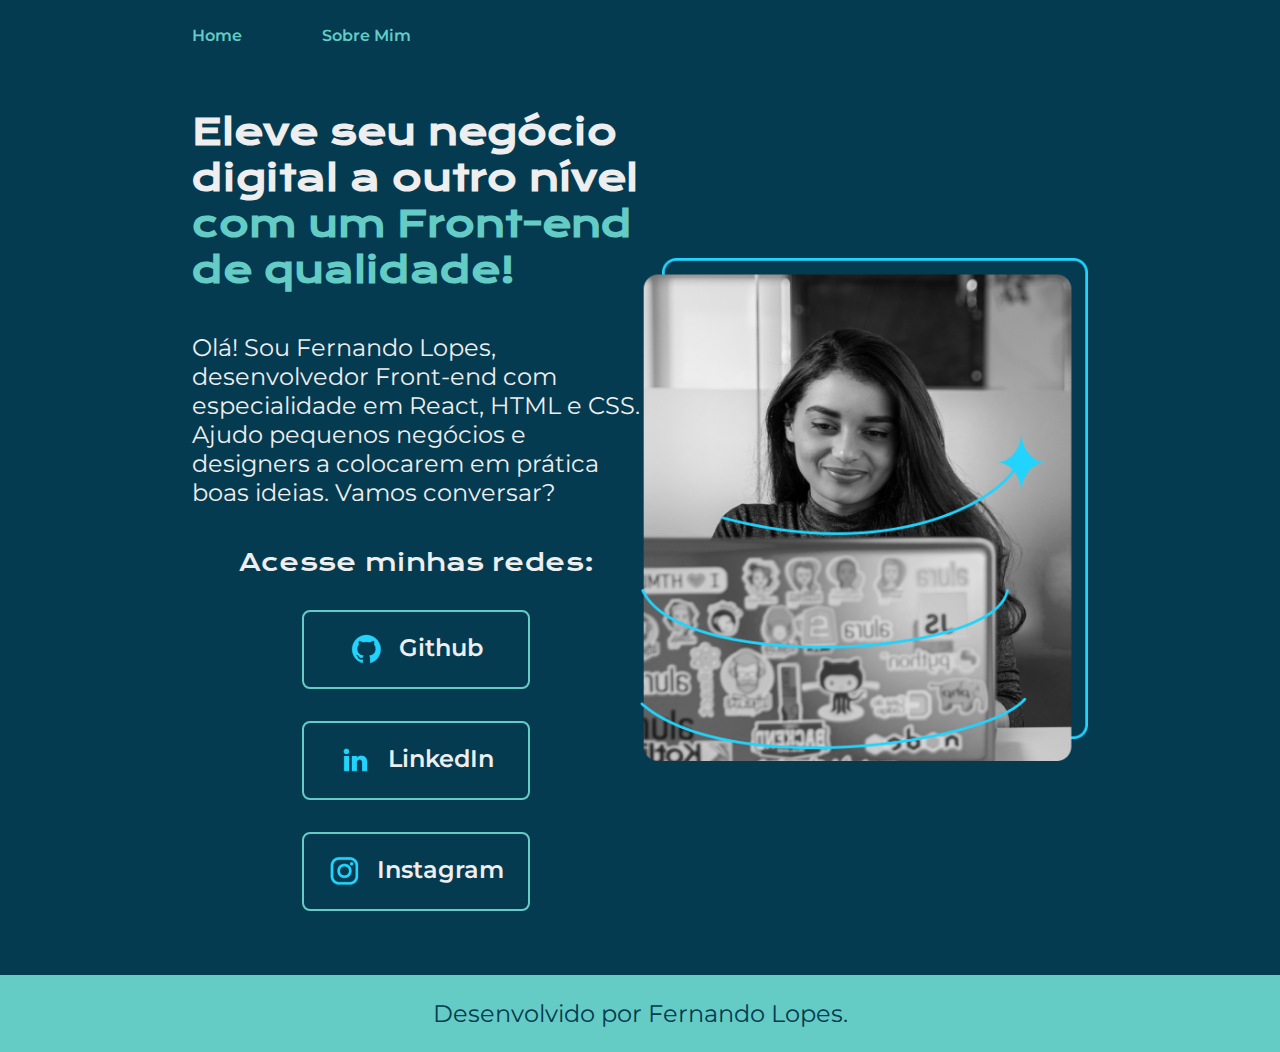
<file: index.html>
<!DOCTYPE html>
<html lang="pt-br">
<head>
    <meta charset="UTF-8">
    <meta name="viewport" content="width=device-width, initial-scale=1.0">
    <title>Portifólio</title>
    <link rel="stylesheet" href="./styles/style.css">
</head>
<body>
    <header class="cabecalho">
        <nav class="cabecalho__menu">
            <a class="cabecalho__menu__link" href="index.html">Home</a>
            <a class="cabecalho__menu__link" href="about.html">Sobre Mim</a>
        </nav>
    </header>
    <main class="apresentacao">
        <section class="apresentacao__conteudo">
            <h1 class="apresentacao__conteudo__titulo">Eleve seu negócio digital a outro nível <strong class="titulo-destaque">com um Front-end de qualidade!</strong></h1>
            <p class="apresentacao__conteudo__texto">Olá! Sou Fernando Lopes, desenvolvedor Front-end com especialidade em React, HTML e CSS. Ajudo pequenos negócios e designers a colocarem em prática boas ideias. Vamos conversar?</p>
            <div class="apresentacao__links">
                <h2 class="aprezentacao__links__subtitulo">Acesse minhas redes:</h2>
                <a class="apresentacao__links__navegacao" href="https://github.com/nandin6">
                    <img src="./assets/github.png">
                    Github</a>
                <a class="apresentacao__links__navegacao" href="https://www.linkedin.com/in/fernando-lopes-770321232/">
                    <img src="./assets/linkedin.png">
                    LinkedIn</a>
                <a class="apresentacao__links__navegacao" href="https://instagram.com/_ferlopes1">
                    <img src="./assets/instagram.png">
                    Instagram</a>
            </div>
        </section>
        <img class="apresentacao__imagem" src="./assets/imagem.png" alt="mulher só nus compiurter">
    </main>
    <footer>
        <p class="rodape">Desenvolvido por Fernando Lopes.</p>
    </footer>
</body>
</html>
</file>
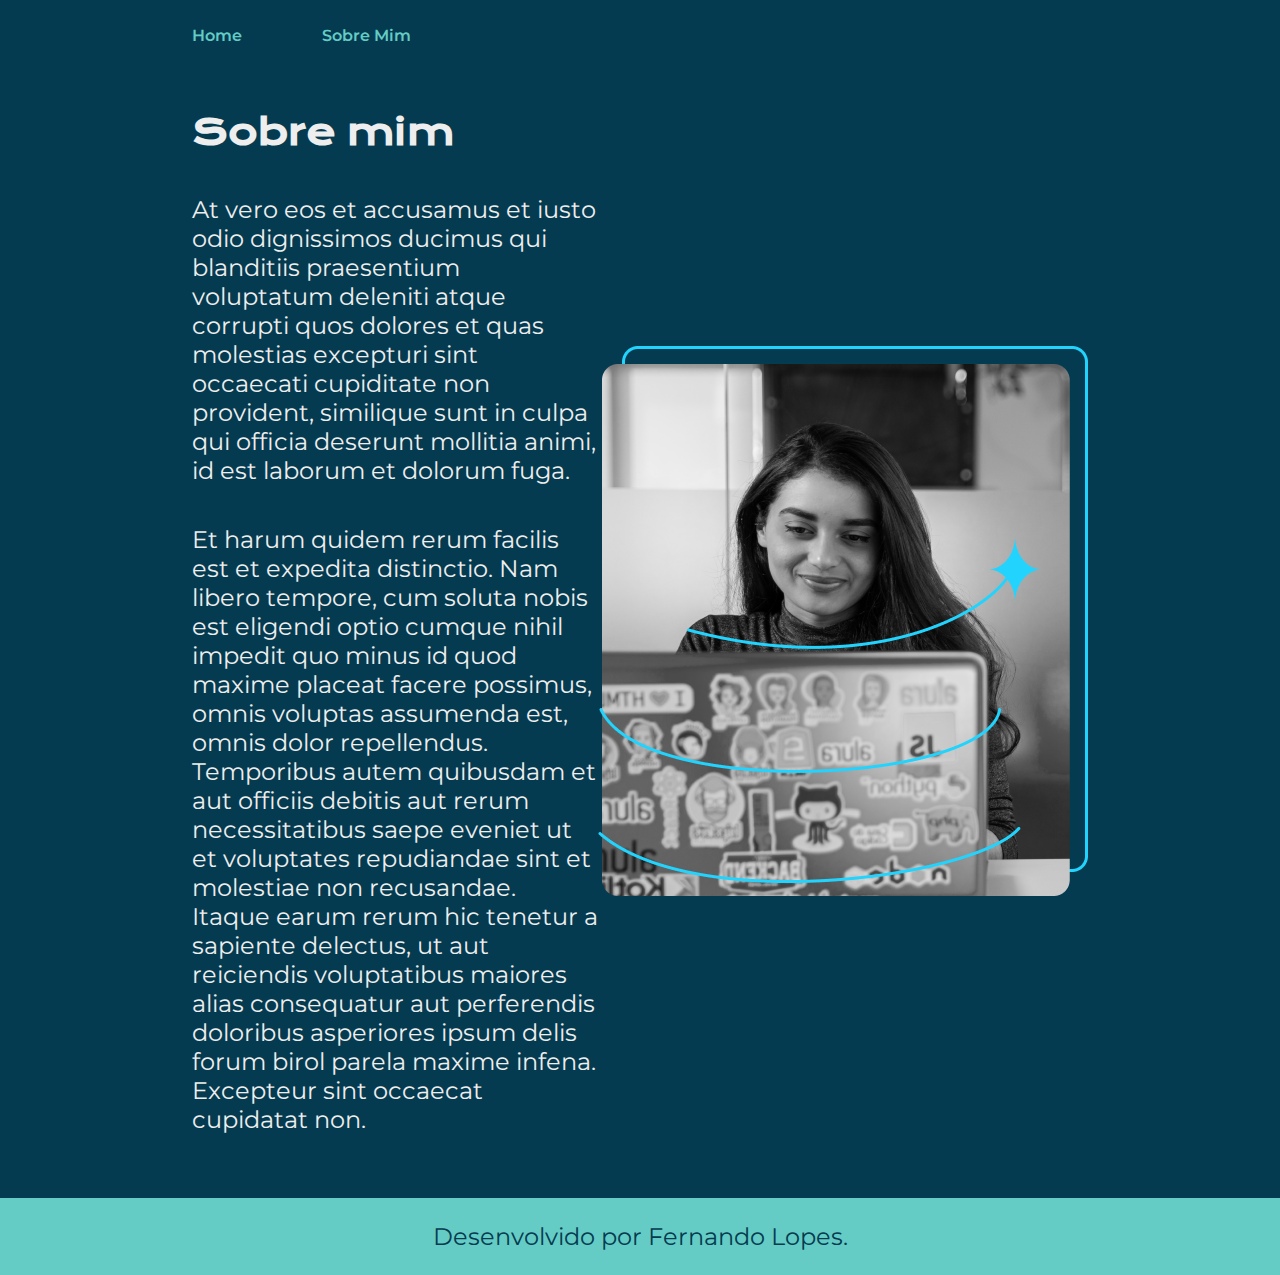
<file: about.html>
<!DOCTYPE html>
<html lang="pt-br">
<head>
    <meta charset="UTF-8">
    <meta name="viewport" content="width=device-width, initial-scale=1.0">
    <link rel="stylesheet" href="./styles/style.css">
    <title>Sobre Mim</title>
</head>
<body>
    <header class="cabecalho">
        <nav class="cabecalho__menu">
            <a class="cabecalho__menu__link" href="index.html">Home</a>
            <a class="cabecalho__menu__link" href="about.html">Sobre Mim</a>
        </nav>
    </header>
    <main class="apresentacao">
        <section class="apresentacao__conteudo">
            <h1 class="apresentacao__conteudo__titulo">Sobre mim</h1>
            <p class="apresentacao__conteudo__texto">At vero eos et accusamus et iusto odio dignissimos ducimus qui blanditiis praesentium voluptatum deleniti atque corrupti quos dolores et quas molestias excepturi sint occaecati cupiditate non provident, similique sunt in culpa qui officia deserunt mollitia animi, id est laborum et dolorum fuga.
            </p>
            <p class="apresentacao__conteudo__texto">Et harum quidem rerum facilis est et expedita distinctio. Nam libero tempore, cum soluta nobis est eligendi optio cumque nihil impedit quo minus id quod maxime placeat facere possimus, omnis voluptas assumenda est, omnis dolor repellendus. Temporibus autem quibusdam et aut officiis debitis aut rerum necessitatibus saepe eveniet ut et voluptates repudiandae sint et molestiae non recusandae. Itaque earum rerum hic tenetur a sapiente delectus, ut aut reiciendis voluptatibus maiores alias consequatur aut perferendis doloribus asperiores ipsum delis forum birol parela maxime infena. Excepteur sint occaecat cupidatat non.     
            </p>
        </section>
        <img src="./assets/imagem.png" alt="mulher só nus compiurter">
    </main>
    <footer>
        <p class="rodape">Desenvolvido por Fernando Lopes.</p>
    </footer>
</body>
</html>
</file>
<file: styles/style.css>
@import url('https://fonts.googleapis.com/css2?family=Krona+One&display=swap');
@import url('https://fonts.googleapis.com/css2?family=Krona+One&family=Montserrat&display=swap');
@import url('https://fonts.googleapis.com/css2?family=Krona+One&family=Montserrat:wght@400;600&display=swap');

:root {
    --cor-primaria: #053B50;
    --cor-secundaria: #EEEEEE;
    --cor-terciaria: #64CCC5;
    --cor-hover: #176B87;

    --font-primaria: 'Krona One', sans-serif;
    --font-secundaria: 'montserrat', sans-serif;
}

* {
    margin: 0;
    padding: 0;
}

body{
    box-sizing: border-box;
    background-color: var(--cor-primaria);
    color: var(--cor-secundaria);
}

.cabecalho{
    padding: 2% 0% 0% 15%;
}

.cabecalho__menu{
    display: flex;
    gap: 80px;
}

.cabecalho__menu__link{
    text-decoration: none;
    color: var(--cor-terciaria);
    font-family: var(--font-secundaria);
    font-weight: 600;
}

h1{
    font-weight: bold;
}

span{
    color: var(--cor-terciaria);
    border: 1px solid var(--cor-terciaria);
    padding: 10px;
}

.titulo-destaque{
    color: var(--cor-terciaria);
}

.apresentacao{
    padding: 5% 15%;
    display: flex;
    align-items: center;
    justify-content: space-between;
}

.apresentacao__conteudo {
    width: 50%;
    display: flex;
    flex-direction: column;
    gap: 40px;
}

.apresentacao__conteudo__titulo{
    font-size: 2.25rem;
    font-family: var(--font-primaria);
}

.apresentacao__conteudo__texto{
    font-size: 1.5rem;
    font-family: var(--font-secundaria);
}

.apresentacao__imagem{
    width: 50%;
}

.apresentacao__links{
    display: flex;
    flex-direction: column;
    align-items: center;
    gap: 32px;
    justify-content: space-between;
}
.aprezentacao__links__subtitulo{
    font-family: var(--font-primaria);
    font-weight: 100;
    font-size: 1.5rem;
}

.apresentacao__links__navegacao{
    display: flex;
    justify-content: center;
    gap: 16px;
    width: 50%;
    text-align: center;
    border-radius: 8px;
    border: 2px solid var(--cor-terciaria);
    font-size: 1.5rem;
    font-weight: 600;
    padding: 21.5px 0;
    text-decoration: none;
    color: var(--cor-secundaria);
    font-family: var(--font-secundaria);
}

.apresentacao__links__link:hover {
    background-color: var(--cor-hover);
}

.rodape{
    color: var(--cor-primaria);
    background-color: var(--cor-terciaria);
    padding: 24px;
    text-align: center;
    font-family: var(--font-secundaria);
    font-size: 1.5rem;
    font-weight: 400;
}

@media (max-width: 1200px){
    .cabecalho{
        padding: 10%;
    }
    
    .cabecalho__menu{
        justify-content: center;
    }
    
    .apresentacao{
        flex-direction: column-reverse;
        padding: 5%;
    }

    .apresentacao__conteudo{
        width: auto;
    }
}
</file>
